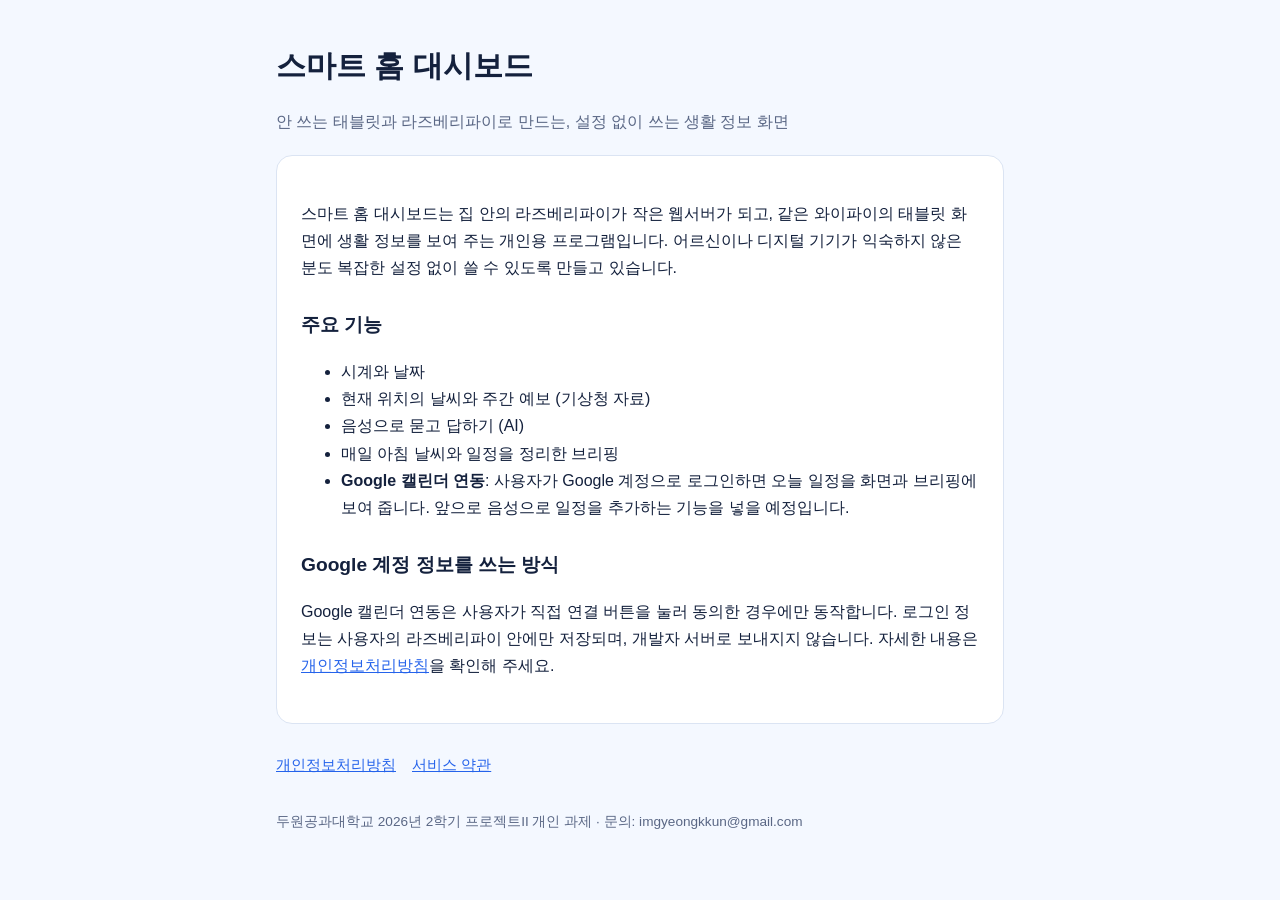
<file: index.html>
<!doctype html>
<html lang="ko"><head><meta charset="utf-8"><meta name="viewport" content="width=device-width,initial-scale=1">
<title>스마트 홈 대시보드</title><link rel="stylesheet" href="style.css"></head>
<body><main>
<h1>스마트 홈 대시보드</h1>
<p class="sub">안 쓰는 태블릿과 라즈베리파이로 만드는, 설정 없이 쓰는 생활 정보 화면</p>
<div class="card">
<p>스마트 홈 대시보드는 집 안의 라즈베리파이가 작은 웹서버가 되고, 같은 와이파이의 태블릿 화면에 생활 정보를 보여 주는 개인용 프로그램입니다. 어르신이나 디지털 기기가 익숙하지 않은 분도 복잡한 설정 없이 쓸 수 있도록 만들고 있습니다.</p>
<h2>주요 기능</h2>
<ul>
<li>시계와 날짜</li>
<li>현재 위치의 날씨와 주간 예보 (기상청 자료)</li>
<li>음성으로 묻고 답하기 (AI)</li>
<li>매일 아침 날씨와 일정을 정리한 브리핑</li>
<li><b>Google 캘린더 연동</b>: 사용자가 Google 계정으로 로그인하면 오늘 일정을 화면과 브리핑에 보여 줍니다. 앞으로 음성으로 일정을 추가하는 기능을 넣을 예정입니다.</li>
</ul>
<h2>Google 계정 정보를 쓰는 방식</h2>
<p>Google 캘린더 연동은 사용자가 직접 연결 버튼을 눌러 동의한 경우에만 동작합니다. 로그인 정보는 사용자의 라즈베리파이 안에만 저장되며, 개발자 서버로 보내지지 않습니다. 자세한 내용은 <a href="privacy.html">개인정보처리방침</a>을 확인해 주세요.</p>
</div>
<nav><a href="privacy.html">개인정보처리방침</a><a href="terms.html">서비스 약관</a></nav>
<footer>두원공과대학교 2026년 2학기 프로젝트II 개인 과제 · 문의: imgyeongkkun@gmail.com</footer>
</main></body></html>
</file>
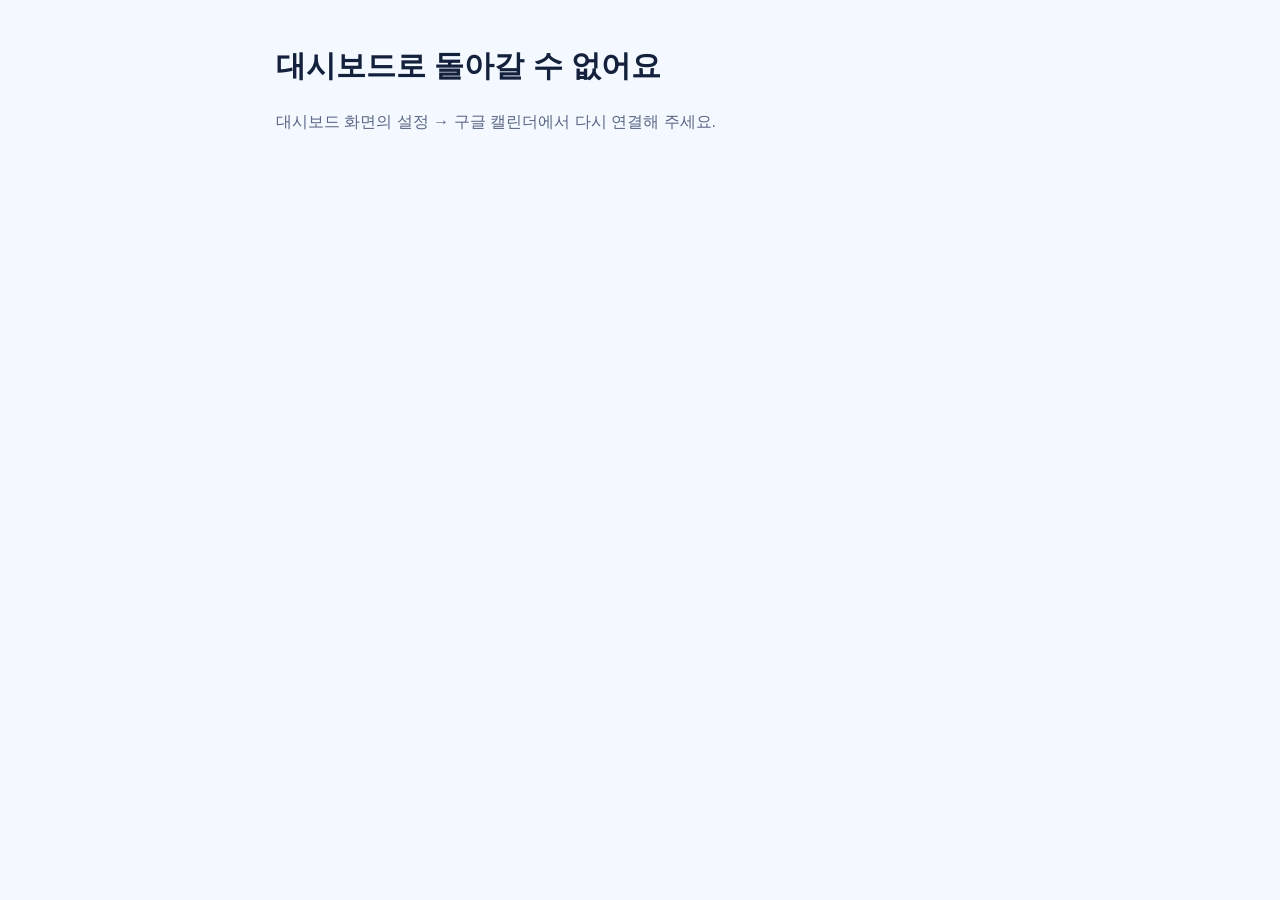
<file: callback.html>
<!doctype html>
<html lang="ko"><head><meta charset="utf-8"><meta name="viewport" content="width=device-width,initial-scale=1">
<meta name="referrer" content="no-referrer">
<title>로그인 처리 중 - 스마트 홈 대시보드</title><link rel="stylesheet" href="style.css"></head>
<body><main>
<h1 id="t">대시보드로 돌아가는 중…</h1>
<p class="sub" id="m">잠시만 기다려 주세요.</p>
</main>
<script>
// 구글 로그인 결과(1회용 코드)를 같은 와이파이의 라즈베리파이로 넘겨주는 중계 페이지
// 집 안 주소(내부망)로만 넘겨주고, 다른 인터넷 주소로는 절대 보내지 않아요.
(function () {
  var q = location.search;
  var state = new URLSearchParams(q).get('state') || '';
  var part = state.split('.')[1] || '';
  var back = '';
  try {
    part = part.replace(/-/g, '+').replace(/_/g, '/');
    back = atob(part + '='.repeat((4 - part.length % 4) % 4));
  } catch (e) {}
  var ok = false, u;
  try {
    u = new URL(back);
    var h = u.hostname;
    ok = (u.protocol === 'http:' || u.protocol === 'https:') && u.origin === back &&
      (h === 'localhost' || h === '127.0.0.1' || /\.local$/.test(h) ||
       /^10\.\d+\.\d+\.\d+$/.test(h) || /^192\.168\.\d+\.\d+$/.test(h) ||
       /^172\.(1[6-9]|2\d|3[01])\.\d+\.\d+$/.test(h));
  } catch (e) {}
  if (ok) {
    location.replace(u.origin + '/google/callback' + q);
  } else {
    document.getElementById('t').textContent = '대시보드로 돌아갈 수 없어요';
    document.getElementById('m').textContent = '대시보드 화면의 설정 → 구글 캘린더에서 다시 연결해 주세요.';
  }
})();
</script>
</body></html>
</file>
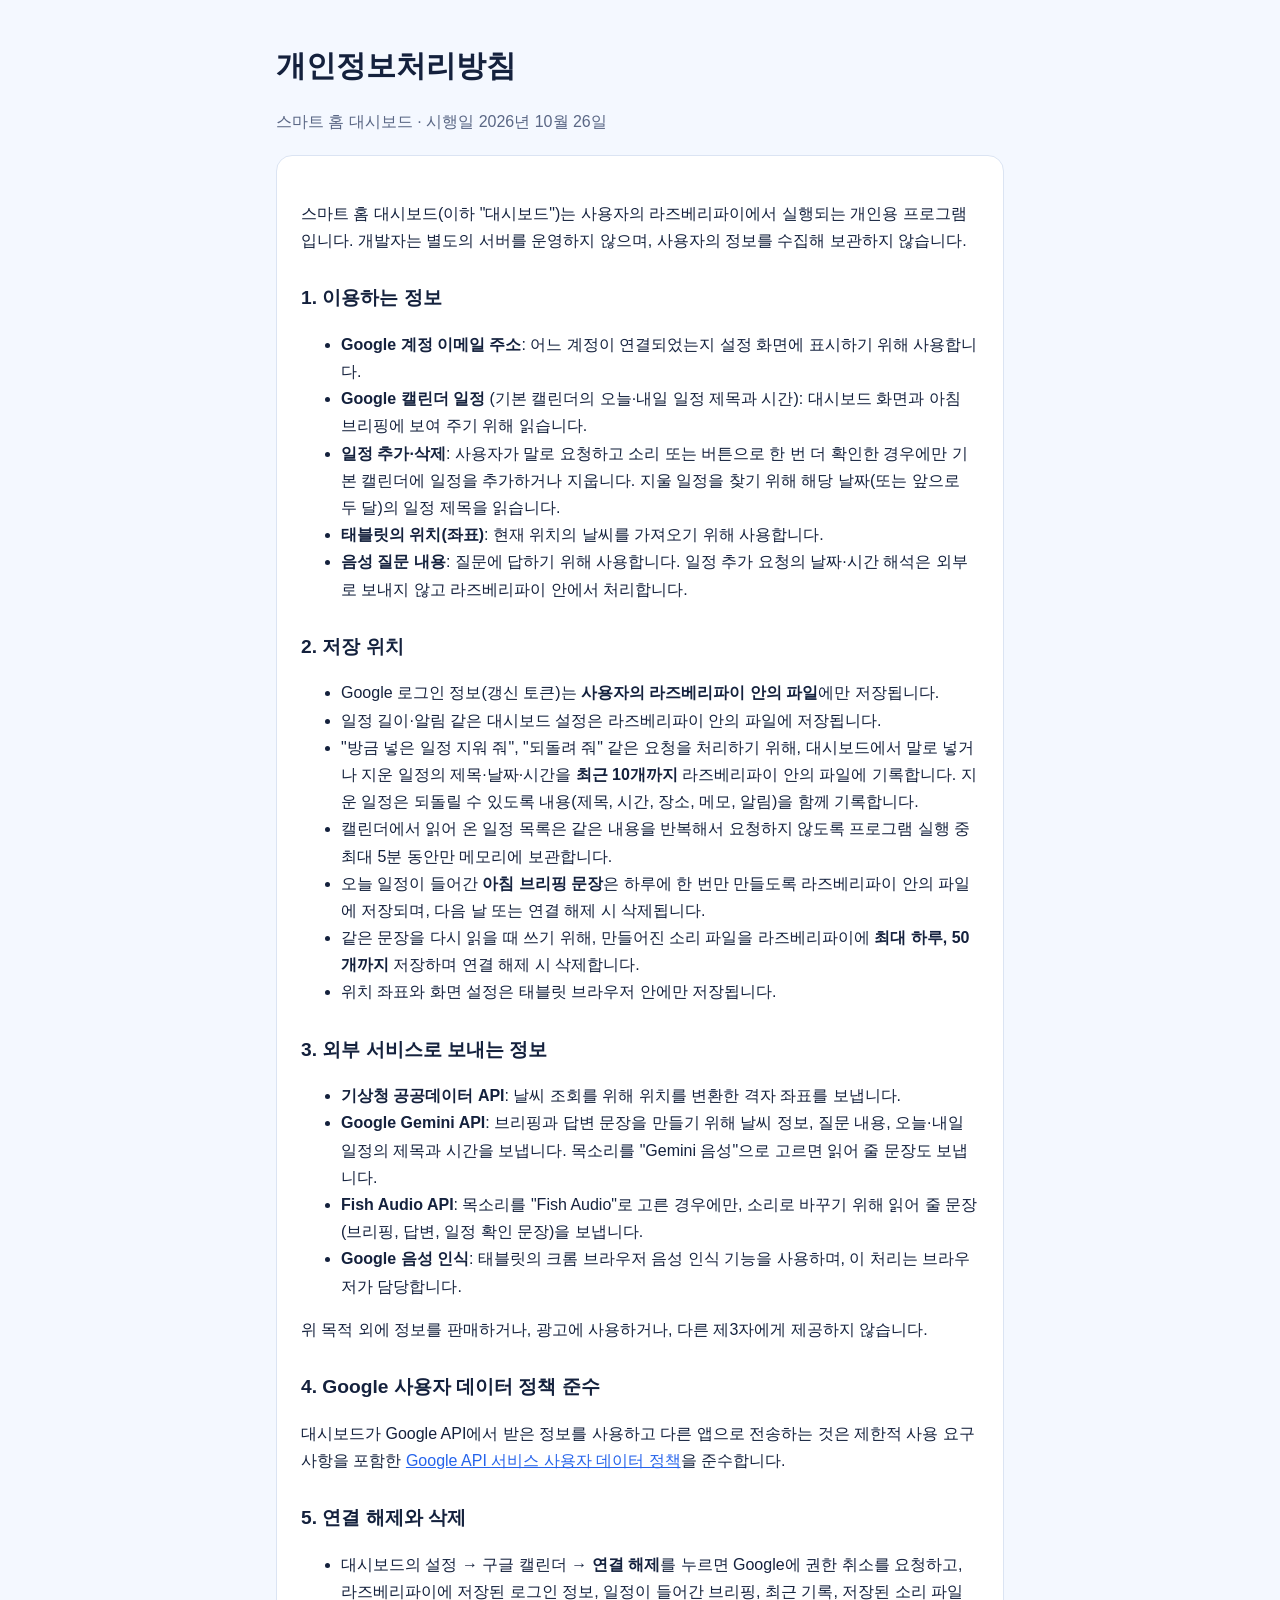
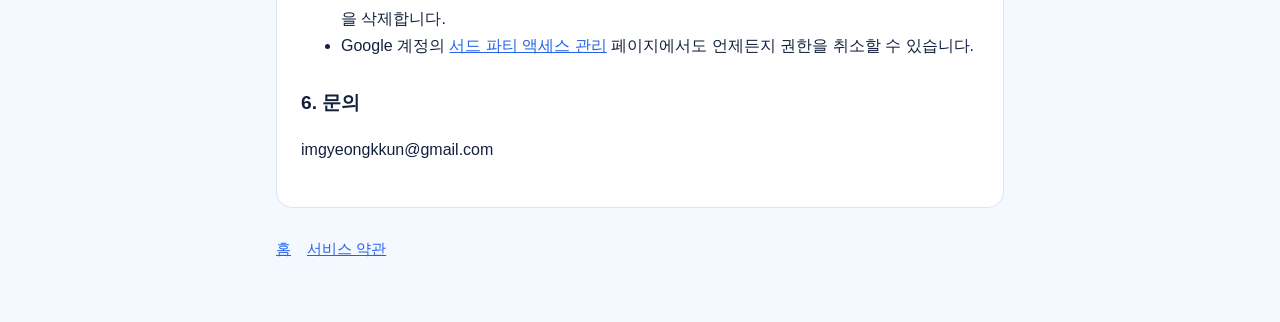
<file: privacy.html>
<!doctype html>
<html lang="ko"><head><meta charset="utf-8"><meta name="viewport" content="width=device-width,initial-scale=1">
<title>개인정보처리방침 - 스마트 홈 대시보드</title><link rel="stylesheet" href="style.css"></head>
<body><main>
<h1>개인정보처리방침</h1>
<p class="sub">스마트 홈 대시보드 · 시행일 2026년 10월 26일</p>
<div class="card">
<p>스마트 홈 대시보드(이하 "대시보드")는 사용자의 라즈베리파이에서 실행되는 개인용 프로그램입니다. 개발자는 별도의 서버를 운영하지 않으며, 사용자의 정보를 수집해 보관하지 않습니다.</p>

<h2>1. 이용하는 정보</h2>
<ul>
<li><b>Google 계정 이메일 주소</b>: 어느 계정이 연결되었는지 설정 화면에 표시하기 위해 사용합니다.</li>
<li><b>Google 캘린더 일정</b> (기본 캘린더의 오늘·내일 일정 제목과 시간): 대시보드 화면과 아침 브리핑에 보여 주기 위해 읽습니다.</li>
<li><b>일정 추가·삭제</b>: 사용자가 말로 요청하고 소리 또는 버튼으로 한 번 더 확인한 경우에만 기본 캘린더에 일정을 추가하거나 지웁니다. 지울 일정을 찾기 위해 해당 날짜(또는 앞으로 두 달)의 일정 제목을 읽습니다.</li>
<li><b>태블릿의 위치(좌표)</b>: 현재 위치의 날씨를 가져오기 위해 사용합니다.</li>
<li><b>음성 질문 내용</b>: 질문에 답하기 위해 사용합니다. 일정 추가 요청의 날짜·시간 해석은 외부로 보내지 않고 라즈베리파이 안에서 처리합니다.</li>
</ul>

<h2>2. 저장 위치</h2>
<ul>
<li>Google 로그인 정보(갱신 토큰)는 <b>사용자의 라즈베리파이 안의 파일</b>에만 저장됩니다.</li>
<li>일정 길이·알림 같은 대시보드 설정은 라즈베리파이 안의 파일에 저장됩니다.</li>
<li>"방금 넣은 일정 지워 줘", "되돌려 줘" 같은 요청을 처리하기 위해, 대시보드에서 말로 넣거나 지운 일정의 제목·날짜·시간을 <b>최근 10개까지</b> 라즈베리파이 안의 파일에 기록합니다. 지운 일정은 되돌릴 수 있도록 내용(제목, 시간, 장소, 메모, 알림)을 함께 기록합니다.</li>
<li>캘린더에서 읽어 온 일정 목록은 같은 내용을 반복해서 요청하지 않도록 프로그램 실행 중 최대 5분 동안만 메모리에 보관합니다.</li>
<li>오늘 일정이 들어간 <b>아침 브리핑 문장</b>은 하루에 한 번만 만들도록 라즈베리파이 안의 파일에 저장되며, 다음 날 또는 연결 해제 시 삭제됩니다.</li>
<li>같은 문장을 다시 읽을 때 쓰기 위해, 만들어진 소리 파일을 라즈베리파이에 <b>최대 하루, 50개까지</b> 저장하며 연결 해제 시 삭제합니다.</li>
<li>위치 좌표와 화면 설정은 태블릿 브라우저 안에만 저장됩니다.</li>
</ul>

<h2>3. 외부 서비스로 보내는 정보</h2>
<ul>
<li><b>기상청 공공데이터 API</b>: 날씨 조회를 위해 위치를 변환한 격자 좌표를 보냅니다.</li>
<li><b>Google Gemini API</b>: 브리핑과 답변 문장을 만들기 위해 날씨 정보, 질문 내용, 오늘·내일 일정의 제목과 시간을 보냅니다. 목소리를 "Gemini 음성"으로 고르면 읽어 줄 문장도 보냅니다.</li>
<li><b>Fish Audio API</b>: 목소리를 "Fish Audio"로 고른 경우에만, 소리로 바꾸기 위해 읽어 줄 문장(브리핑, 답변, 일정 확인 문장)을 보냅니다.</li>
<li><b>Google 음성 인식</b>: 태블릿의 크롬 브라우저 음성 인식 기능을 사용하며, 이 처리는 브라우저가 담당합니다.</li>
</ul>
<p>위 목적 외에 정보를 판매하거나, 광고에 사용하거나, 다른 제3자에게 제공하지 않습니다.</p>

<h2>4. Google 사용자 데이터 정책 준수</h2>
<p>대시보드가 Google API에서 받은 정보를 사용하고 다른 앱으로 전송하는 것은 제한적 사용 요구사항을 포함한 <a href="https://developers.google.com/terms/api-services-user-data-policy">Google API 서비스 사용자 데이터 정책</a>을 준수합니다.</p>

<h2>5. 연결 해제와 삭제</h2>
<ul>
<li>대시보드의 설정 → 구글 캘린더 → <b>연결 해제</b>를 누르면 Google에 권한 취소를 요청하고, 라즈베리파이에 저장된 로그인 정보, 일정이 들어간 브리핑, 최근 기록, 저장된 소리 파일을 삭제합니다.</li>
<li>Google 계정의 <a href="https://myaccount.google.com/permissions">서드 파티 액세스 관리</a> 페이지에서도 언제든지 권한을 취소할 수 있습니다.</li>
</ul>

<h2>6. 문의</h2>
<p>imgyeongkkun@gmail.com</p>
</div>
<nav><a href="index.html">홈</a><a href="terms.html">서비스 약관</a></nav>
</main></body></html>
</file>
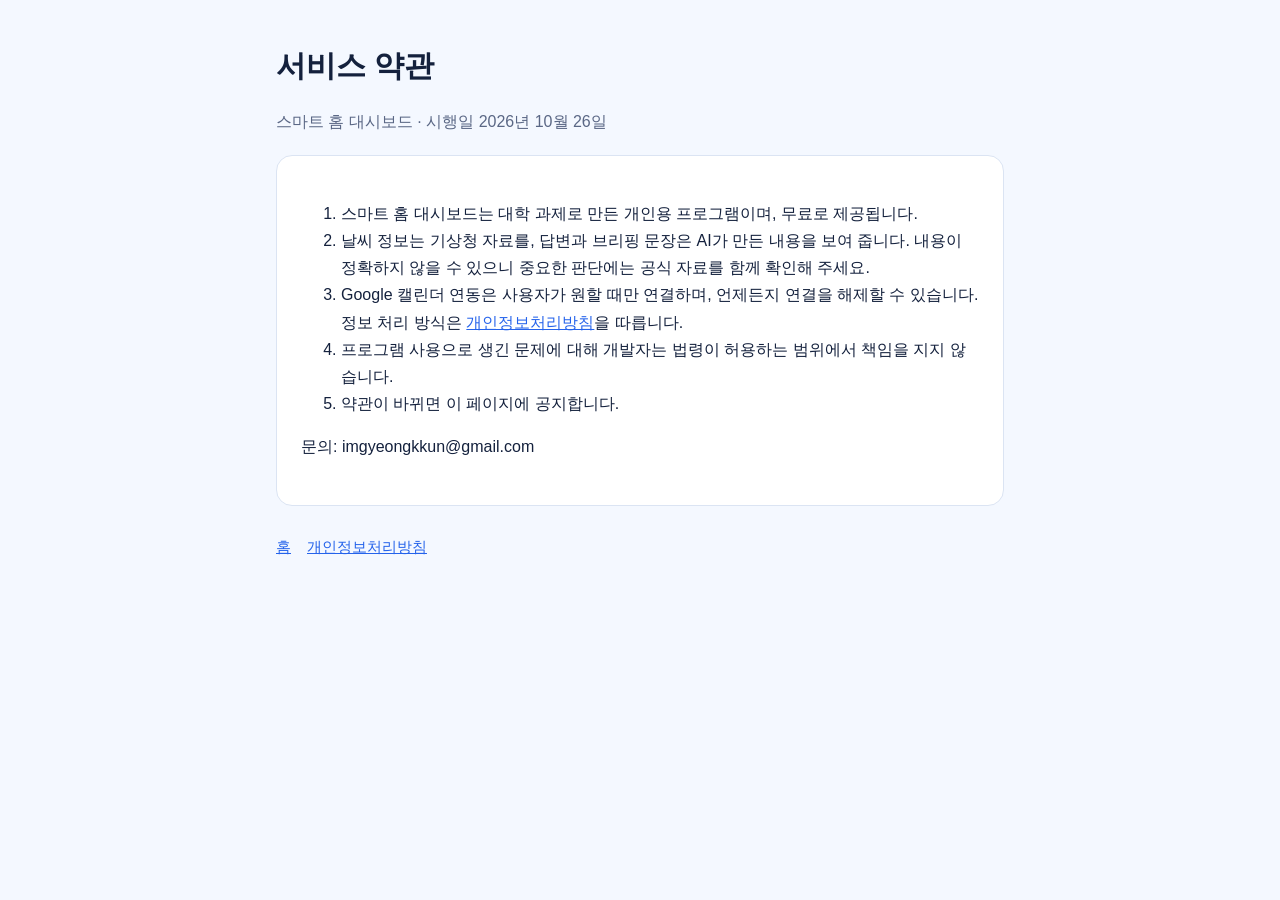
<file: terms.html>
<!doctype html>
<html lang="ko"><head><meta charset="utf-8"><meta name="viewport" content="width=device-width,initial-scale=1">
<title>서비스 약관 - 스마트 홈 대시보드</title><link rel="stylesheet" href="style.css"></head>
<body><main>
<h1>서비스 약관</h1>
<p class="sub">스마트 홈 대시보드 · 시행일 2026년 10월 26일</p>
<div class="card">
<ol>
<li>스마트 홈 대시보드는 대학 과제로 만든 개인용 프로그램이며, 무료로 제공됩니다.</li>
<li>날씨 정보는 기상청 자료를, 답변과 브리핑 문장은 AI가 만든 내용을 보여 줍니다. 내용이 정확하지 않을 수 있으니 중요한 판단에는 공식 자료를 함께 확인해 주세요.</li>
<li>Google 캘린더 연동은 사용자가 원할 때만 연결하며, 언제든지 연결을 해제할 수 있습니다. 정보 처리 방식은 <a href="privacy.html">개인정보처리방침</a>을 따릅니다.</li>
<li>프로그램 사용으로 생긴 문제에 대해 개발자는 법령이 허용하는 범위에서 책임을 지지 않습니다.</li>
<li>약관이 바뀌면 이 페이지에 공지합니다.</li>
</ol>
<p>문의: imgyeongkkun@gmail.com</p>
</div>
<nav><a href="index.html">홈</a><a href="privacy.html">개인정보처리방침</a></nav>
</main></body></html>
</file>
<file: style.css>
*{box-sizing:border-box}
:root{--bg:#f4f8ff;--card:#fff;--ink:#14213d;--sub:#5a6785;--accent:#2563eb;--line:#dbe4f3}
@media (prefers-color-scheme:dark){:root{--bg:#0d1526;--card:#16213a;--ink:#e8eefc;--sub:#9fb0d3;--accent:#6ea0ff;--line:#26355a}}
body{margin:0;background:var(--bg);color:var(--ink);font-family:"Apple SD Gothic Neo","Malgun Gothic","Noto Sans KR",sans-serif;line-height:1.7}
main{max-width:760px;margin:0 auto;padding:40px 16px 60px}
.card{background:var(--card);border:1px solid var(--line);border-radius:16px;padding:28px 24px;margin-top:20px}
h1{font-size:1.9rem;margin:0 0 6px}h2{font-size:1.2rem;margin:28px 0 8px}
p,li{color:var(--ink)}.sub{color:var(--sub)}
a{color:var(--accent)}
nav{display:flex;gap:16px;flex-wrap:wrap;margin-top:28px;font-size:.95rem}
footer{margin-top:32px;color:var(--sub);font-size:.85rem}
</file>
